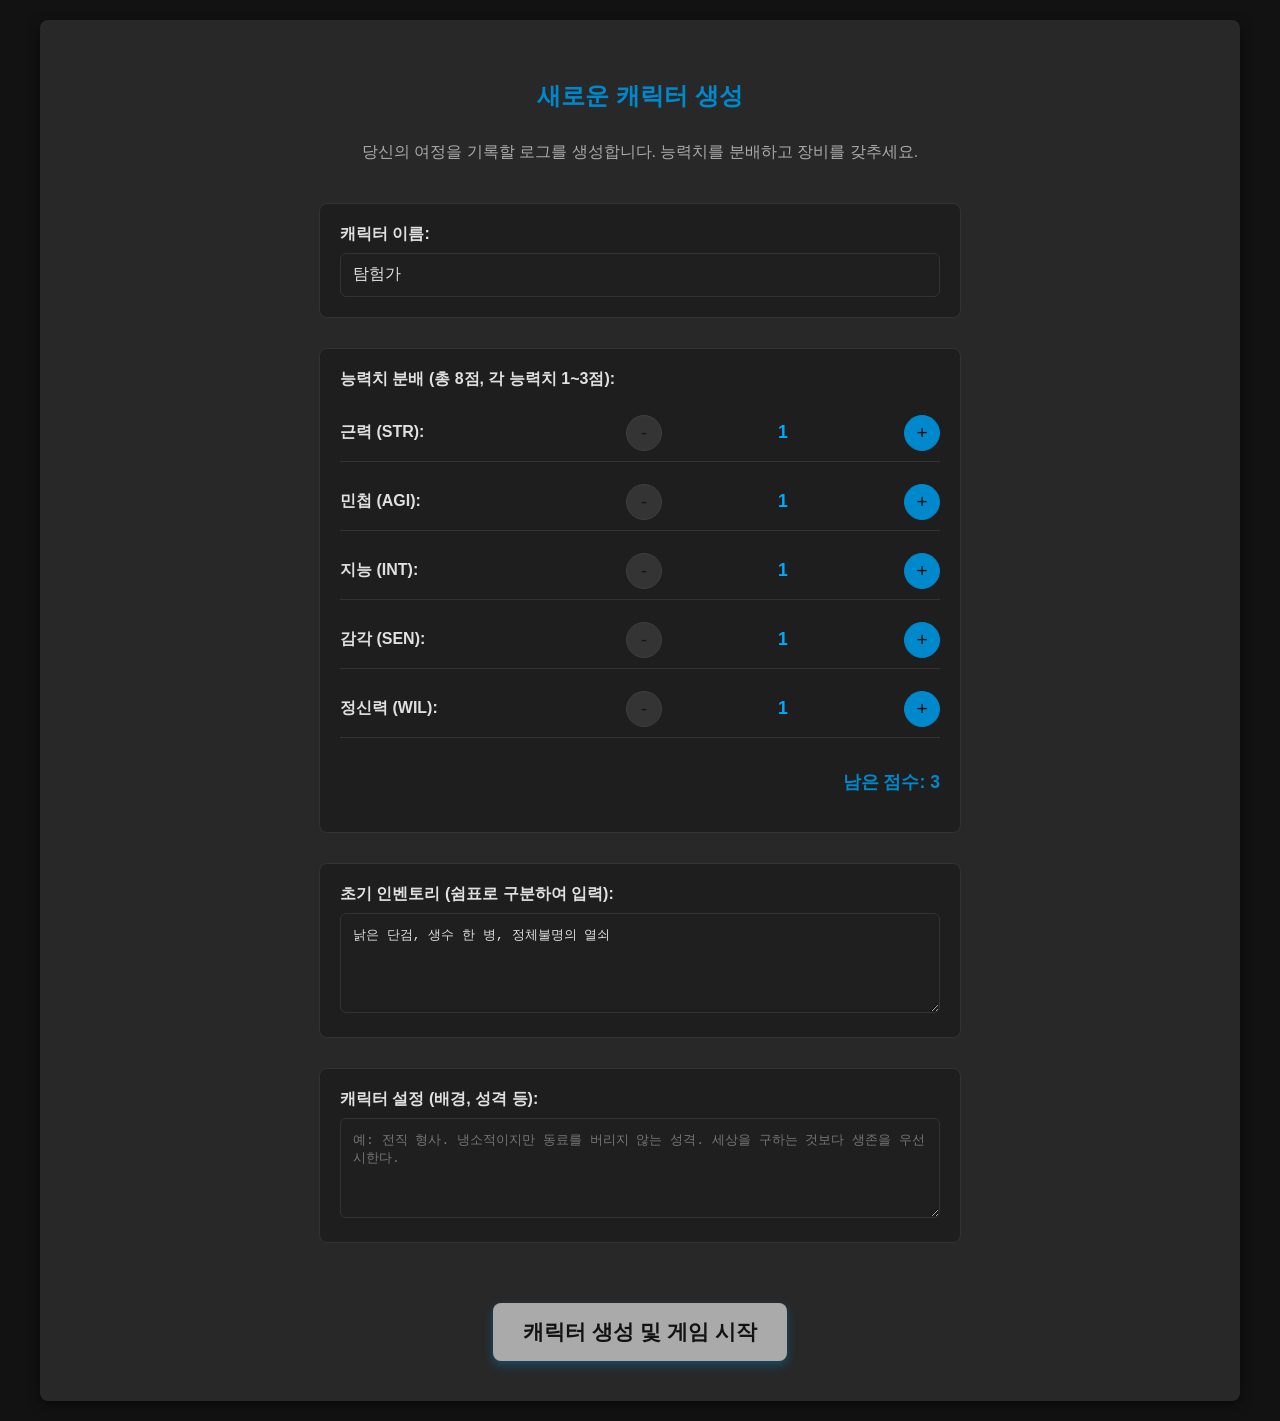
<file: frontend/index.html>
<!DOCTYPE html>
<html lang="ko">
<head>
    <meta charset="UTF-8">
    <meta name="viewport" content="width=device-width, initial-scale=1.0">
    <title>AI TRPG: 미니멀리스트 다크</title>
    <!-- 폰트: 시스템 기본 폰트 사용 (Inter 대체) -->
    <style>
        :root {
            /* 컬러 팔레트: 미니멀리스트 다크 테마 */
            --color-primary: #0088cc; /* 메인 액센트 (시안 블루) */
            --color-secondary: #00aaff; /* 보조 액센트 */
            --color-dark-bg: #121212; /* 메인 배경 (차콜) */
            --color-mid-bg: #1e1e1e; /* 컴포넌트 배경 */
            --color-light-bg: #282828; /* 입력 및 카드 배경 */
            --color-text-light: #e0e0e0; /* 밝은 텍스트 */
            --color-text-muted: #aaaaaa; /* 보조 텍스트 */
            --color-gm: #1e1e1e; /* GM 메시지 배경 */
            --color-player: #303030; /* 플레이어 메시지 배경 */
            --color-border: #333333;
            --color-input: #1f1f1f;
            --border-radius: 8px;
        }

        /* 스크롤바 스타일링 (다크 모드 유지) */
        ::-webkit-scrollbar {
            width: 8px;
        }
        ::-webkit-scrollbar-track {
            background: var(--color-dark-bg);
        }
        ::-webkit-scrollbar-thumb {
            background: var(--color-border);
            border-radius: 4px;
        }
        ::-webkit-scrollbar-thumb:hover {
            background: #555555;
        }
        
        /* 기본 스타일 및 폰트 설정 */
        body {
            font-family: 'Inter', -apple-system, BlinkMacSystemFont, "Segoe UI", Roboto, Helvetica, Arial, sans-serif, "Apple Color Emoji", "Segoe UI Emoji", "Segoe UI Symbol";
            background-color: var(--color-dark-bg);
            color: var(--color-text-light);
            margin: 0;
            padding: 0;
            display: flex;
            justify-content: center;
            align-items: center;
            min-height: 100vh;
            transition: background-color 0.3s;
        }

        .screen {
            width: 100%;
            max-width: 1200px;
            background-color: var(--color-mid-bg);
            border-radius: var(--border-radius);
            box-shadow: 0 4px 12px rgba(0, 0, 0, 0.5); /* 부드러운 그림자 */
            overflow: hidden;
            box-sizing: border-box;
            margin: 20px;
        }
        
        /* 캐릭터 생성 화면 스타일 */
        #character-creation-screen {
            padding: 40px;
            text-align: center;
            background-color: var(--color-light-bg);
        }

        #character-creation-screen h2 {
            margin-bottom: 30px;
            color: var(--color-primary);
            font-weight: 700;
        }

        .char-input-group {
            margin-bottom: 30px;
            text-align: left;
            max-width: 600px;
            margin-left: auto;
            margin-right: auto;
            background-color: var(--color-mid-bg);
            padding: 20px;
            border-radius: var(--border-radius);
            border: 1px solid var(--color-border);
        }

        .char-input-group label {
            display: block;
            margin-bottom: 8px;
            font-weight: bold;
            color: var(--color-text-light);
        }

        .char-input-group input[type="text"],
        .char-input-group textarea {
            width: 100%;
            padding: 12px;
            border: 1px solid var(--color-border);
            border-radius: 6px;
            font-size: 1em;
            box-sizing: border-box;
            transition: border-color 0.3s;
            background-color: var(--color-input);
            color: var(--color-text-light);
        }

        .char-input-group input[type="text"]:focus,
        .char-input-group textarea:focus {
            border-color: var(--color-primary);
            outline: none;
        }

        .char-input-group textarea {
            min-height: 100px;
            resize: vertical;
        }

        #stat-allocation {
            display: flex;
            flex-direction: column;
            gap: 12px;
            margin-top: 15px;
        }

        .stat-item {
            display: flex;
            justify-content: space-between;
            align-items: center;
            padding: 10px 0;
            border-bottom: 1px solid var(--color-border);
        }

        .stat-item span:first-child {
            flex-basis: 35%;
            font-weight: 600;
        }

        .stat-item span:last-of-type {
            flex-basis: 15%;
            text-align: center;
            font-weight: bold;
            color: var(--color-secondary);
            font-size: 1.1em;
        }

        .stat-btn {
            width: 36px;
            height: 36px;
            border-radius: 50%;
            border: 1px solid var(--color-primary);
            background-color: var(--color-primary);
            color: var(--color-dark-bg);
            font-size: 1.2em;
            cursor: pointer;
            transition: background-color 0.2s, border-color 0.2s, opacity 0.2s;
        }

        .stat-btn:hover:not(:disabled) {
            background-color: #0077b3;
            border-color: #0077b3;
        }

        .stat-btn:disabled {
            background-color: #444;
            border-color: #555;
            cursor: not-allowed;
            opacity: 0.6;
        }

        .remaining-text {
            margin-top: 20px;
            font-size: 1.1em;
            font-weight: bold;
            text-align: right;
            color: var(--color-primary);
        }

        #create-character-btn {
            padding: 15px 30px;
            font-size: 1.3em;
            background-color: var(--color-primary);
            color: var(--color-dark-bg);
            border: none;
            border-radius: var(--border-radius);
            cursor: pointer;
            margin-top: 30px;
            transition: background-color 0.3s, box-shadow 0.3s;
            font-weight: bold;
            box-shadow: 0 4px 10px rgba(0, 136, 204, 0.4);
        }

        #create-character-btn:hover:not(:disabled) {
            background-color: #0077b3;
            box-shadow: 0 6px 15px rgba(0, 136, 204, 0.6);
        }
        #create-character-btn:disabled {
            background-color: var(--color-text-muted);
            color: var(--color-dark-bg);
        }


        /* 게임 컨테이너 */
        #game-container {
            padding: 0;
            background-color: var(--color-dark-bg);
            color: var(--color-text-light);
            height: 100vh;
            display: flex;
            flex-direction: column;
        }

        header {
            background-color: #0a0a0a;
            color: var(--color-primary);
            padding: 20px;
            text-align: center;
            border-bottom: 1px solid var(--color-border);
            font-weight: 600;
            flex-shrink: 0; /* 헤더 크기 고정 */
        }

        #main-content {
            display: flex;
            flex-grow: 1; /* 남은 공간 모두 차지 */
            min-height: 0; /* flex 자식요소의 overflow 방지 */
        }

        /* 사이드바 */
        #sidebar {
            width: 320px;
            max-width: 30%;
            border-right: 1px solid var(--color-border);
            background-color: var(--color-mid-bg);
            display: flex;
            flex-direction: column;
            flex-shrink: 0; /* 너비 축소 방지 */
        }

        .tabs {
            display: flex;
            border-bottom: 1px solid var(--color-border);
        }

        .tab-button {
            flex-grow: 1;
            background-color: var(--color-mid-bg);
            border: none;
            padding: 15px 0;
            cursor: pointer;
            font-size: 15px;
            color: var(--color-text-light);
            transition: background-color 0.3s;
        }

        .tab-button:hover {
            background-color: #252525;
        }

        .tab-button.active {
            background-color: var(--color-dark-bg);
            border-bottom: 3px solid var(--color-primary);
            font-weight: bold;
            color: var(--color-primary);
        }

        .tab-content {
            padding: 20px;
            overflow-y: auto; /* auto로 변경 */
            flex-grow: 1;
            font-size: 0.95em;
        }

        .tab-content h2, .tab-content h3 {
            color: var(--color-primary);
            margin-top: 0;
            padding-bottom: 5px;
            margin-bottom: 15px;
            border-bottom: 1px solid var(--color-border);
        }

        /* 캐릭터 정보 스타일 */
        #character-info-display p, #character-info-display li {
            margin-bottom: 10px;
            line-height: 1.6;
            color: var(--color-text-light);
        }
        
        #character-info-display strong {
            color: var(--color-text-light);
            font-weight: 500;
        }

        #character-info-display ul {
            list-style: none;
            padding: 0;
        }
        
        #inventory-list li {
            background-color: var(--color-light-bg);
            padding: 8px 10px;
            border-radius: 4px;
            margin-bottom: 8px;
            border-left: 3px solid var(--color-secondary);
        }

        /* HP/SP 바 스타일 */
        .status-bar-container {
            height: 8px;
            background-color: #333;
            border-radius: 4px;
            overflow: hidden;
            margin-top: 4px;
        }
        .status-bar {
            height: 100%;
            transition: width 0.3s;
        }
        #player-hp-bar { background-color: #ff5555; /* HP는 빨간색 */ }
        #player-sp-bar { background-color: var(--color-secondary); }


        /* 채팅 영역 */
        #chat-area {
            flex-grow: 1;
            display: flex;
            flex-direction: column;
            min-width: 0; /* flex 아이템 내용이 부모를 넘어서는 것을 방지 */
        }

        #log {
            flex-grow: 1;
            padding: 20px;
            overflow-y: auto;
            background-color: var(--color-dark-bg);
            line-height: 1.6;
            display: flex;
            flex-direction: column; 
        }

        .gm-message, .player-message {
            margin-bottom: 15px;
            padding: 12px;
            border-radius: 6px;
            max-width: 80%;
        }

        .gm-message {
            background-color: var(--color-gm);
            align-self: flex-start;
            text-align: left;
            border-left: 3px solid var(--color-primary);
        }

        .player-message {
            background-color: var(--color-player);
            align-self: flex-end;
            text-align: right;
            margin-left: auto;
            border-right: 3px solid var(--color-secondary);
        }
        
        #input-area {
            padding: 20px;
            display: flex;
            flex-wrap: wrap;
            gap: 15px;
            justify-content: space-between;
            align-items: center;
            border-top: 1px solid var(--color-border);
            background-color: var(--color-mid-bg);
            flex-shrink: 0; /* 입력 영역 크기 고정 */
        }

        #player-action-input {
            flex-grow: 1;
            padding: 12px;
            border: 1px solid var(--color-border);
            border-radius: 6px;
            font-size: 1em;
            min-width: 150px;
            background-color: var(--color-input);
            color: var(--color-text-light);
        }
        
        /* 버튼 공통 스타일 */
        .action-button {
            padding: 12px 20px;
            font-size: 1em;
            cursor: pointer;
            border: none;
            border-radius: 6px;
            transition: background-color 0.3s, box-shadow 0.3s;
            font-weight: bold;
            color: var(--color-dark-bg);
        }


        #send-action-btn {
            background-color: var(--color-primary);
        }

        #send-action-btn:hover {
            background-color: #0077b3;
        }

        #dice-roll-area {
            display: flex;
            flex-direction: row;
            align-items: center;
            gap: 15px;
            padding: 10px 15px;
            border: 1px solid var(--color-border);
            border-radius: 6px;
            background-color: var(--color-input);
            width: fit-content;
            transition: all 0.3s ease;
        }
        
        /* 주사위 영역 활성화/비활성화 */
        #dice-roll-area.disabled {
            opacity: 0.4;
            pointer-events: none;
        }

        #dice-display {
            font-size: 1.8em;
            font-weight: 900;
            color: var(--color-primary);
            background-color: #0a0a0a;
            padding: 3px 10px;
            border-radius: 4px;
            border: 1px solid var(--color-primary);
            min-width: 80px;
            text-align: center;
        }

        #roll-dice-btn {
            background-color: var(--color-secondary);
            color: var(--color-dark-bg);
        }

        #roll-dice-btn:hover {
            background-color: #0099e6;
        }
        
        /* 모바일 반응형 디자인 */
        @media (max-width: 768px) {
            .screen {
                margin: 0;
                border-radius: 0;
                height: 100%; /* 화면 전체 높이 사용 */
            }
            
            #main-content {
                flex-direction: column;
            }

            #sidebar {
                max-width: 100%;
                width: 100%;
                border-right: none;
                border-bottom: 1px solid var(--color-border);
                order: 1; 
                max-height: 40vh; /* 사이드바 최대 높이 제한 */
            }

            #chat-area {
                order: 2; 
                flex-grow: 1; /* 남은 공간 모두 차지 */
                min-height: 0; /* overflow 방지 */
            }

            #log {
                 /* 불필요한 속성 제거 */
            }

            #input-area {
                flex-direction: column;
                gap: 10px;
            }

            #player-action-input {
                width: 100%;
            }

            #send-action-btn, #roll-dice-btn {
                width: 100%;
            }
            
            #dice-roll-area {
                width: 100%;
                justify-content: space-between;
                flex-direction: row;
                gap: 10px;
            }
        }

        .screen.hidden {
            display: none !important;
        }
    </style>
</head>
<body>
    <div id="character-creation-screen" class="screen">
        <h2>새로운 캐릭터 생성</h2>
        <p style="color: var(--color-text-muted); margin-bottom: 40px;">당신의 여정을 기록할 로그를 생성합니다. 능력치를 분배하고 장비를 갖추세요.</p>

        <div class="char-input-group">
            <label for="char-name">캐릭터 이름:</label>
            <input type="text" id="char-name" value="탐험가" placeholder="이름을 입력하세요">
        </div>

        <div class="char-input-group">
            <label>능력치 분배 (총 8점, 각 능력치 1~3점):</label>
            <div id="stat-allocation">
                <div class="stat-item">
                    <span>근력 (STR):</span>
                    <button class="stat-btn minus" data-stat="strength">-</button>
                    <span id="alloc-strength" data-value="1">1</span>
                    <button class="stat-btn plus" data-stat="strength">+</button>
                </div>
                <div class="stat-item">
                    <span>민첩 (AGI):</span>
                    <button class="stat-btn minus" data-stat="agility">-</button>
                    <span id="alloc-agility" data-value="1">1</span>
                    <button class="stat-btn plus" data-stat="agility">+</button>
                </div>
                <div class="stat-item">
                    <span>지능 (INT):</span>
                    <button class="stat-btn minus" data-stat="intelligence">-</button>
                    <span id="alloc-intelligence" data-value="1">1</span>
                    <button class="stat-btn plus" data-stat="intelligence">+</button>
                </div>
                <div class="stat-item">
                    <span>감각 (SEN):</span>
                    <button class="stat-btn minus" data-stat="senses">-</button>
                    <span id="alloc-senses" data-value="1">1</span>
                    <button class="stat-btn plus" data-stat="senses">+</button>
                </div>
                <div class="stat-item">
                    <span>정신력 (WIL):</span>
                    <button class="stat-btn minus" data-stat="willpower">-</button>
                    <span id="alloc-willpower" data-value="1">1</span>
                    <button class="stat-btn plus" data-stat="willpower">+</button>
                </div>
                <p class="remaining-text">남은 점수: <span id="remaining-points">3</span></p>
            </div>
        </div>

        <div class="char-input-group">
            <label for="initial-inventory">초기 인벤토리 (쉼표로 구분하여 입력):</label>
            <textarea id="initial-inventory" placeholder="예: 낡은 단검, 생수 한 병, 정체불명의 열쇠">낡은 단검, 생수 한 병, 정체불명의 열쇠</textarea>
        </div>

        <div class="char-input-group">
            <label for="char-description">캐릭터 설정 (배경, 성격 등):</label>
            <textarea id="char-description" placeholder="예: 전직 형사. 냉소적이지만 동료를 버리지 않는 성격. 세상을 구하는 것보다 생존을 우선시한다."></textarea>
        </div>

        <button id="create-character-btn" class="action-button">캐릭터 생성 및 게임 시작</button>
    </div>

    <div id="game-container" class="screen hidden">
        <header>
            <h1>AI TRPG: 미니멀 다크</h1>
        </header>

        <main id="main-content">
            <section id="sidebar">
                <div class="tabs">
                    <button class="tab-button active" onclick="openTab(event, 'character-status')">캐릭터</button>
                    <button class="tab-button" onclick="openTab(event, 'inventory')">인벤토리</button>
                </div>

                <div id="character-status" class="tab-content active">
                    <h2>캐릭터 정보</h2>
                    <div id="character-info-display">
                        <p><strong>이름:</strong> <span id="display-char-name">탐험가</span></p>
                        <p><strong>현재 위치:</strong> <span id="display-location">신림역 승강장 (어둠 속)</span></p>
                        <p><strong>현재 상황:</strong> <span id="display-scenario-state">특별한 위험은 없습니다.</span></p>
                        <p><strong>Scene ID:</strong> <span id="display-scene-id">INITIALIZING</span></p>
                        
                        <!-- HP 바 -->
                        <p><strong>HP (생명력):</strong> <span id="player-hp">10</span>/<span id="player-max-hp">10</span></p>
                        <div class="status-bar-container"><div id="player-hp-bar" class="status-bar" style="width: 100%;"></div></div>
                        
                        <!-- SP 바 -->
                        <p style="margin-top: 15px;"><strong>SP (정신력):</strong> <span id="player-sp">5</span>/<span id="player-max-sp">5</span></p>
                        <div class="status-bar-container"><div id="player-sp-bar" class="status-bar" style="width: 100%;"></div></div>

                        <h3 style="margin-top: 30px;">능력치 (Stats)</h3>
                        <ul>
                            <li><strong>근력:</strong> <span id="display-strength">1</span></li>
                            <li><strong>민첩:</strong> <span id="display-agility">1</span></li>
                            <li><strong>지능:</strong> <span id="display-intelligence">1</span></li>
                            <li><strong>감각:</strong> <span id="display-senses">1</span></li>
                            <li><strong>정신력:</strong> <span id="display-willpower">1</span></li>
                        </ul>
                    </div>
                </div>

                <div id="inventory" class="tab-content">
                    <h2>보유 아이템</h2>
                    <ul id="inventory-list">
                        <li>낡은 단검</li>
                        <li>생수 한 병</li>
                        <li>정체불명의 열쇠</li>
                    </ul>
                </div>
            </section>

            <section id="chat-area">
                <div id="log">
                    
                </div>
                <div id="input-area">
                    <input type="text" id="player-action-input" placeholder="여기에 행동을 입력하세요 (예: 승강장을 둘러본다)...">
                    <button id="send-action-btn" class="action-button">액션 전송</button>
                    <div id="dice-roll-area" class="disabled">
                        <div id="dice-display">? + ?</div>
                        <button id="roll-dice-btn" class="action-button">주사위 굴리기 (2d6)</button>
                    </div>
                </div>
            </section>
        </main>
    </div>

    <!-- 기존 스크립트 파일 로드 -->
    <script>
      window.BACKEND_API_BASE_URL = "https://trpg-chatbot.onrender.com";
    </script>
    <script src="script.js"></script>
    <script>
        // 탭 전환 기능을 위한 JavaScript (기존 로직 유지)
        function openTab(evt, tabName) {
            var i, tabcontent, tablinks;
            tabcontent = document.getElementsByClassName("tab-content");
            for (i = 0; i < tabcontent.length; i++) {
                tabcontent[i].style.display = "none";
            }
            tablinks = document.getElementsByClassName("tab-button");
            for (i = 0; i < tablinks.length; i++) {
                tablinks[i].className = tablinks[i].className.replace(" active", "");
            }
            document.getElementById(tabName).style.display = "block";
            evt.currentTarget.className += " active";
        }
        
        // HP/SP 바 업데이트 함수 (script.js에서 호출되어야 함)
        document.addEventListener('DOMContentLoaded', () => {
             // 이 영역은 탭 전환 로직만을 위한 공간이며, 실제 UI 업데이트 로직은 script.js에 있습니다.
        });
    </script>
</body>
</html>
</file>
